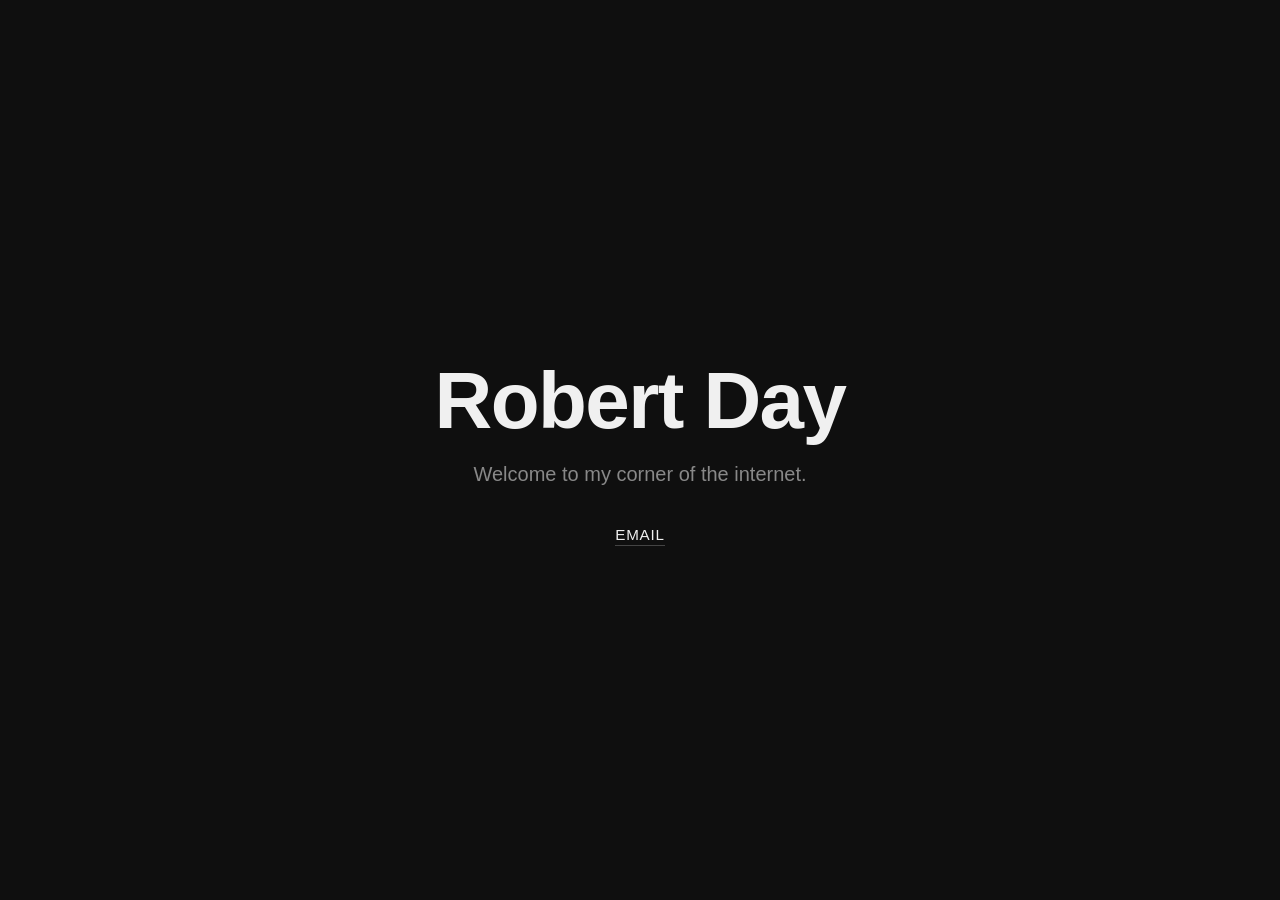
<file: index.html>
<!DOCTYPE html>
<html lang="en">
<head>
  <meta charset="UTF-8" />
  <meta name="viewport" content="width=device-width, initial-scale=1.0" />
  <title>Robert Day</title>
  <link rel="stylesheet" href="style.css" />
</head>
<body>
  <main>
    <section class="hero">
      <h1>Robert Day</h1>
      <p class="tagline">Welcome to my corner of the internet.</p>
      <nav>
        <a href="mailto:robsday@gmail.com">Email</a>
      </nav>
    </section>
  </main>
</body>
</html>
</file>
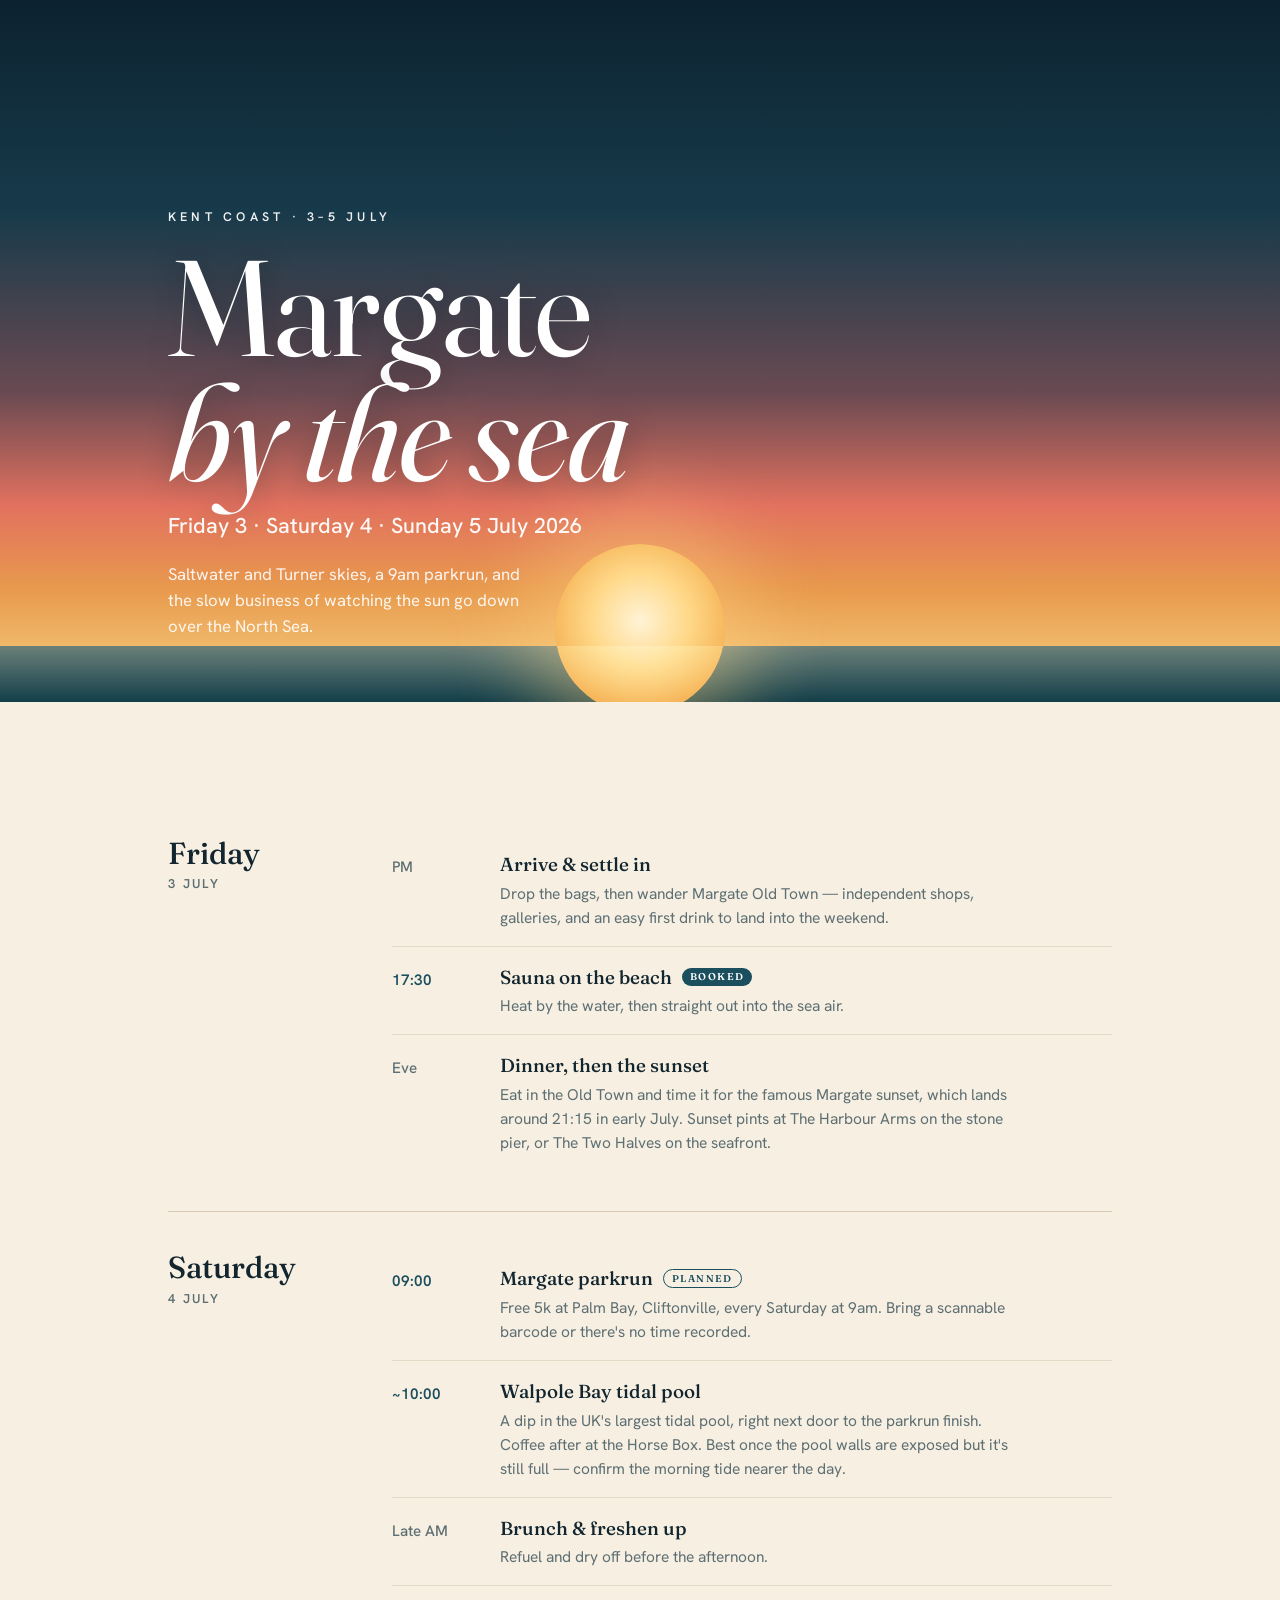
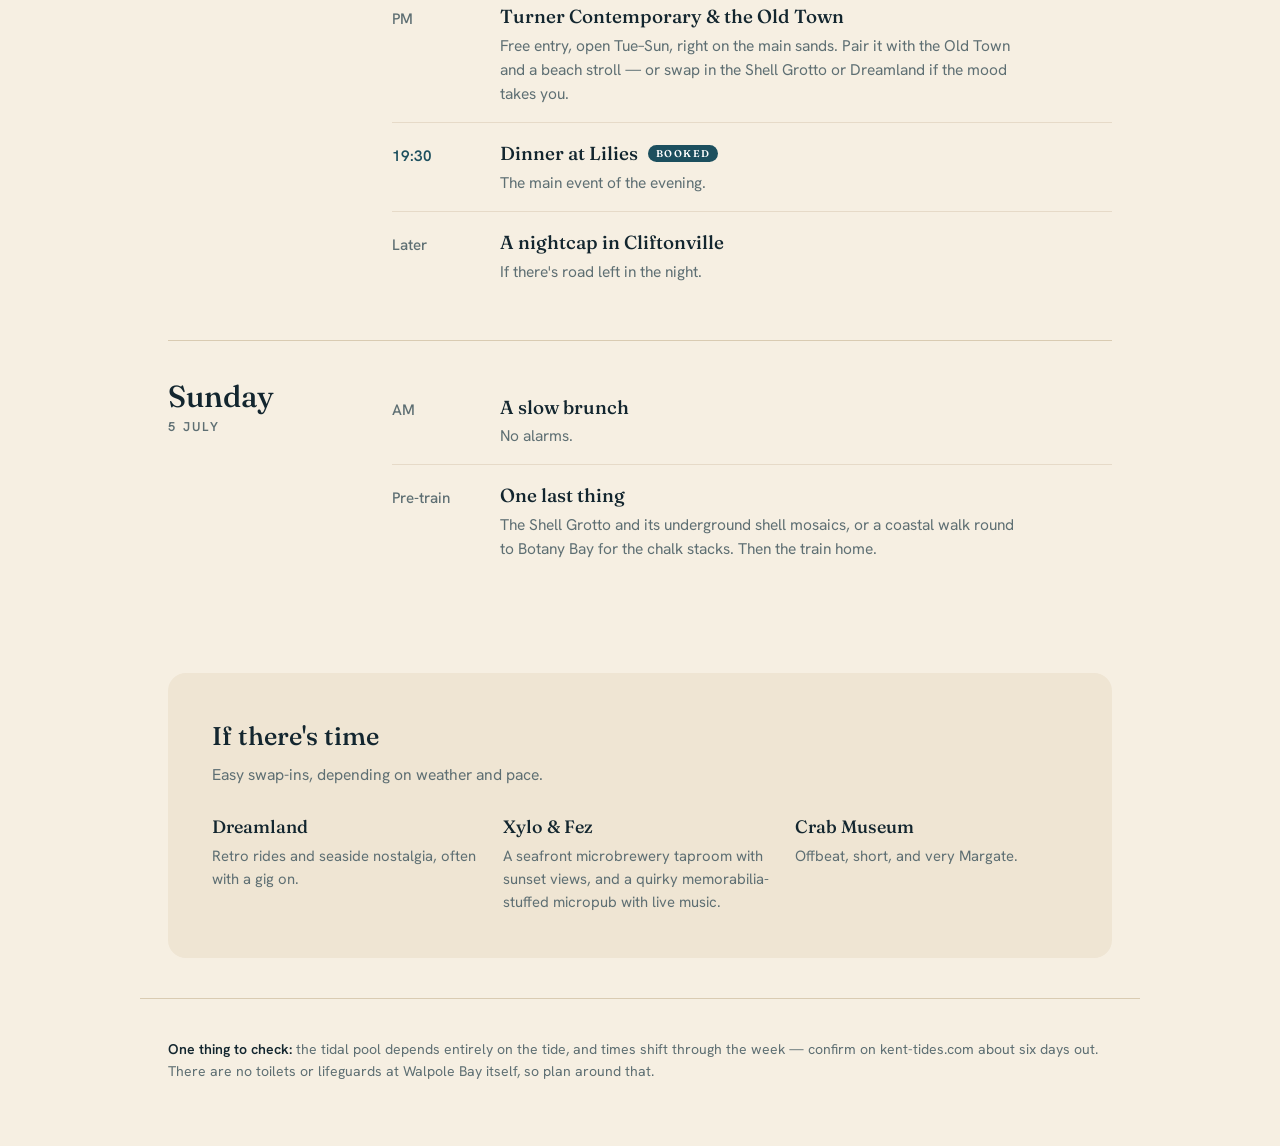
<file: margate/index.html>
<!DOCTYPE html>
<html lang="en">
<head>
<meta charset="UTF-8">
<meta name="viewport" content="width=device-width, initial-scale=1.0">
<meta name="robots" content="noindex, nofollow">
<title>Margate — A Weekend by the Sea</title>
<link rel="preconnect" href="https://fonts.googleapis.com">
<link rel="preconnect" href="https://fonts.gstatic.com" crossorigin>
<link href="https://fonts.googleapis.com/css2?family=Fraunces:opsz,wght@9..144,400;9..144,500;9..144,600&family=Hanken+Grotesk:wght@400;500;600&display=swap" rel="stylesheet">
<style>
  :root{
    --ink:#13262f;          /* deep sea ink, body text */
    --paper:#f6efe2;        /* warm pale sand, content bg */
    --paper-2:#efe5d3;      /* slightly deeper sand */
    --sea-deep:#0c2230;     /* night sea */
    --sea:#1c4f5e;          /* teal sea */
    --horizon:#e89a4d;      /* amber horizon */
    --coral:#e2715f;        /* sunset coral */
    --pink:#e98a82;         /* warm pink */
    --rule:#d9cbb2;         /* hairline on sand */
    --muted:#5e6f73;        /* muted ink */
    --tag:#1c4f5e;
  }
  *{box-sizing:border-box;margin:0;padding:0}
  html{scroll-behavior:smooth}
  body{
    font-family:"Hanken Grotesk",system-ui,sans-serif;
    color:var(--ink);
    background:var(--paper);
    line-height:1.55;
    -webkit-font-smoothing:antialiased;
  }

  /* ---------- HERO ---------- */
  .hero{
    position:relative;
    min-height:78vh;
    display:flex;
    flex-direction:column;
    justify-content:flex-end;
    overflow:hidden;
    color:#fff;
    background:
      linear-gradient(to bottom,
        var(--sea-deep) 0%,
        #173a4a 30%,
        #6a4a52 56%,
        var(--coral) 72%,
        var(--horizon) 84%,
        #f0b86a 92%,
        var(--sea) 92%,
        #123e49 100%);
  }
  /* the sun, sitting on the horizon line at 92% */
  .sun{
    position:absolute;
    left:50%;
    bottom:8%;
    width:170px;height:170px;
    transform:translate(-50%,40%);
    border-radius:50%;
    background:radial-gradient(circle at 50% 45%, #fff3d6 0%, #ffd98a 38%, #f6b65a 70%, #ef9d4a 100%);
    box-shadow:0 0 80px 30px rgba(255,210,130,.45);
    animation:rise 1.6s cubic-bezier(.22,.61,.36,1) both;
  }
  @keyframes rise{from{transform:translate(-50%,90%);opacity:.2}to{transform:translate(-50%,40%);opacity:1}}
  /* sea shimmer reflection */
  .hero::after{
    content:"";
    position:absolute;left:0;right:0;bottom:0;height:8%;
    background:linear-gradient(to bottom, rgba(255,200,120,.35), transparent);
    mix-blend-mode:screen;
  }
  .hero-inner{
    position:relative;
    z-index:2;
    width:100%;
    max-width:1000px;
    margin:0 auto;
    padding:0 28px 7vh;
  }
  .eyebrow{
    font-size:.78rem;
    letter-spacing:.34em;
    text-transform:uppercase;
    font-weight:600;
    opacity:.92;
    margin-bottom:18px;
  }
  .hero h1{
    font-family:"Fraunces",serif;
    font-weight:400;
    font-size:clamp(3.6rem,13vw,8.5rem);
    line-height:.92;
    letter-spacing:-.01em;
    text-shadow:0 2px 30px rgba(10,25,35,.35);
  }
  .hero h1 em{font-style:italic}
  .hero .dates{
    margin-top:14px;
    font-size:clamp(1rem,2.4vw,1.35rem);
    font-weight:500;
    opacity:.95;
  }
  .hero .blurb{
    margin-top:18px;
    max-width:40ch;
    font-size:1.05rem;
    opacity:.9;
  }

  /* ---------- LAYOUT ---------- */
  .wrap{max-width:1000px;margin:0 auto;padding:0 28px}
  .schedule{padding:clamp(48px,8vw,96px) 0 32px}

  .day{
    display:grid;
    grid-template-columns:200px 1fr;
    gap:24px;
    padding:40px 0;
    border-top:1px solid var(--rule);
  }
  .day:first-of-type{border-top:none}
  .day-head{position:sticky;top:24px;align-self:start}
  .day-name{
    font-family:"Fraunces",serif;
    font-size:1.9rem;
    font-weight:500;
    line-height:1;
  }
  .day-date{
    margin-top:6px;
    font-size:.8rem;
    letter-spacing:.18em;
    text-transform:uppercase;
    color:var(--muted);
    font-weight:600;
  }

  .stops{display:flex;flex-direction:column;gap:4px}
  .stop{
    display:grid;
    grid-template-columns:88px 1fr;
    gap:20px;
    padding:16px 0;
    border-bottom:1px solid rgba(217,203,178,.55);
  }
  .stop:last-child{border-bottom:none}
  .time{
    font-variant-numeric:tabular-nums;
    font-weight:600;
    font-size:.95rem;
    color:var(--sea);
    padding-top:2px;
  }
  .time.soft{color:var(--muted);font-weight:500}
  .stop h3{
    font-family:"Fraunces",serif;
    font-weight:500;
    font-size:1.18rem;
    line-height:1.2;
    display:flex;
    align-items:center;
    gap:10px;
    flex-wrap:wrap;
  }
  .stop p{margin-top:5px;color:var(--muted);font-size:.97rem;max-width:58ch}
  .stop a{color:var(--coral);text-decoration:none;border-bottom:1px solid rgba(226,113,95,.35)}
  .stop a:hover{border-bottom-color:var(--coral)}
  .tag{
    font-size:.62rem;
    letter-spacing:.14em;
    text-transform:uppercase;
    font-weight:600;
    color:#fff;
    background:var(--tag);
    padding:3px 8px;
    border-radius:100px;
    transform:translateY(-1px);
  }
  .tag.plan{background:transparent;color:var(--sea);border:1px solid var(--sea)}

  /* ---------- SWAP-INS ---------- */
  .extras{
    background:var(--paper-2);
    border-radius:18px;
    padding:clamp(28px,4vw,44px);
    margin:24px 0 0;
  }
  .extras h2{
    font-family:"Fraunces",serif;
    font-weight:500;
    font-size:1.6rem;
    margin-bottom:6px;
  }
  .extras .lede{color:var(--muted);margin-bottom:26px;font-size:.98rem}
  .cards{display:grid;grid-template-columns:repeat(3,1fr);gap:18px}
  .card{}
  .card .k{
    font-family:"Fraunces",serif;
    font-size:1.12rem;
    font-weight:500;
    margin-bottom:4px;
  }
  .card p{color:var(--muted);font-size:.93rem}

  /* ---------- FOOTER ---------- */
  .foot{
    max-width:1000px;margin:0 auto;
    padding:40px 28px 64px;
    color:var(--muted);
    font-size:.88rem;
    border-top:1px solid var(--rule);
    margin-top:40px;
  }
  .foot strong{color:var(--ink);font-weight:600}

  @media(max-width:720px){
    .day{grid-template-columns:1fr;gap:14px}
    .day-head{position:static;top:auto}
    .stop{grid-template-columns:72px 1fr;gap:14px}
    .cards{grid-template-columns:1fr}
    .sun{width:120px;height:120px}
  }
  @media(prefers-reduced-motion:reduce){
    .sun{animation:none;transform:translate(-50%,40%)}
    html{scroll-behavior:auto}
  }
</style>
</head>
<body>

  <header class="hero">
    <div class="sun" aria-hidden="true"></div>
    <div class="hero-inner">
      <p class="eyebrow">Kent Coast · 3&ndash;5 July</p>
      <h1>Margate<br><em>by the sea</em></h1>
      <p class="dates">Friday 3 &middot; Saturday 4 &middot; Sunday 5 July 2026</p>
      <p class="blurb">Saltwater and Turner skies, a 9am parkrun, and the slow business of watching the sun go down over the North Sea.</p>
    </div>
  </header>

  <main class="wrap">
    <section class="schedule">

      <article class="day">
        <div class="day-head">
          <div class="day-name">Friday</div>
          <div class="day-date">3 July</div>
        </div>
        <div class="stops">
          <div class="stop">
            <div class="time soft">PM</div>
            <div>
              <h3>Arrive &amp; settle in</h3>
              <p>Drop the bags, then wander Margate Old Town &mdash; independent shops, galleries, and an easy first drink to land into the weekend.</p>
            </div>
          </div>
          <div class="stop">
            <div class="time">17:30</div>
            <div>
              <h3>Sauna on the beach <span class="tag">Booked</span></h3>
              <p>Heat by the water, then straight out into the sea air.</p>
            </div>
          </div>
          <div class="stop">
            <div class="time soft">Eve</div>
            <div>
              <h3>Dinner, then the sunset</h3>
              <p>Eat in the Old Town and time it for the famous Margate sunset, which lands around 21:15 in early July. Sunset pints at The Harbour Arms on the stone pier, or The Two Halves on the seafront.</p>
            </div>
          </div>
        </div>
      </article>

      <article class="day">
        <div class="day-head">
          <div class="day-name">Saturday</div>
          <div class="day-date">4 July</div>
        </div>
        <div class="stops">
          <div class="stop">
            <div class="time">09:00</div>
            <div>
              <h3>Margate parkrun <span class="tag plan">Planned</span></h3>
              <p>Free 5k at Palm Bay, Cliftonville, every Saturday at 9am. Bring a scannable barcode or there's no time recorded.</p>
            </div>
          </div>
          <div class="stop">
            <div class="time">~10:00</div>
            <div>
              <h3>Walpole Bay tidal pool</h3>
              <p>A dip in the UK's largest tidal pool, right next door to the parkrun finish. Coffee after at the Horse Box. Best once the pool walls are exposed but it's still full &mdash; confirm the morning tide nearer the day.</p>
            </div>
          </div>
          <div class="stop">
            <div class="time soft">Late AM</div>
            <div>
              <h3>Brunch &amp; freshen up</h3>
              <p>Refuel and dry off before the afternoon.</p>
            </div>
          </div>
          <div class="stop">
            <div class="time soft">PM</div>
            <div>
              <h3>Turner Contemporary &amp; the Old Town</h3>
              <p>Free entry, open Tue&ndash;Sun, right on the main sands. Pair it with the Old Town and a beach stroll &mdash; or swap in the Shell Grotto or Dreamland if the mood takes you.</p>
            </div>
          </div>
          <div class="stop">
            <div class="time">19:30</div>
            <div>
              <h3>Dinner at Lilies <span class="tag">Booked</span></h3>
              <p>The main event of the evening.</p>
            </div>
          </div>
          <div class="stop">
            <div class="time soft">Later</div>
            <div>
              <h3>A nightcap in Cliftonville</h3>
              <p>If there's road left in the night.</p>
            </div>
          </div>
        </div>
      </article>

      <article class="day">
        <div class="day-head">
          <div class="day-name">Sunday</div>
          <div class="day-date">5 July</div>
        </div>
        <div class="stops">
          <div class="stop">
            <div class="time soft">AM</div>
            <div>
              <h3>A slow brunch</h3>
              <p>No alarms.</p>
            </div>
          </div>
          <div class="stop">
            <div class="time soft">Pre-train</div>
            <div>
              <h3>One last thing</h3>
              <p>The Shell Grotto and its underground shell mosaics, or a coastal walk round to Botany Bay for the chalk stacks. Then the train home.</p>
            </div>
          </div>
        </div>
      </article>

    </section>

    <section class="extras">
      <h2>If there's time</h2>
      <p class="lede">Easy swap-ins, depending on weather and pace.</p>
      <div class="cards">
        <div class="card">
          <div class="k">Dreamland</div>
          <p>Retro rides and seaside nostalgia, often with a gig on.</p>
        </div>
        <div class="card">
          <div class="k">Xylo &amp; Fez</div>
          <p>A seafront microbrewery taproom with sunset views, and a quirky memorabilia-stuffed micropub with live music.</p>
        </div>
        <div class="card">
          <div class="k">Crab Museum</div>
          <p>Offbeat, short, and very Margate.</p>
        </div>
      </div>
    </section>
  </main>

  <footer class="foot">
    <p><strong>One thing to check:</strong> the tidal pool depends entirely on the tide, and times shift through the week &mdash; confirm on kent-tides.com about six days out. There are no toilets or lifeguards at Walpole Bay itself, so plan around that.</p>
  </footer>

</body>
</html>
</file>
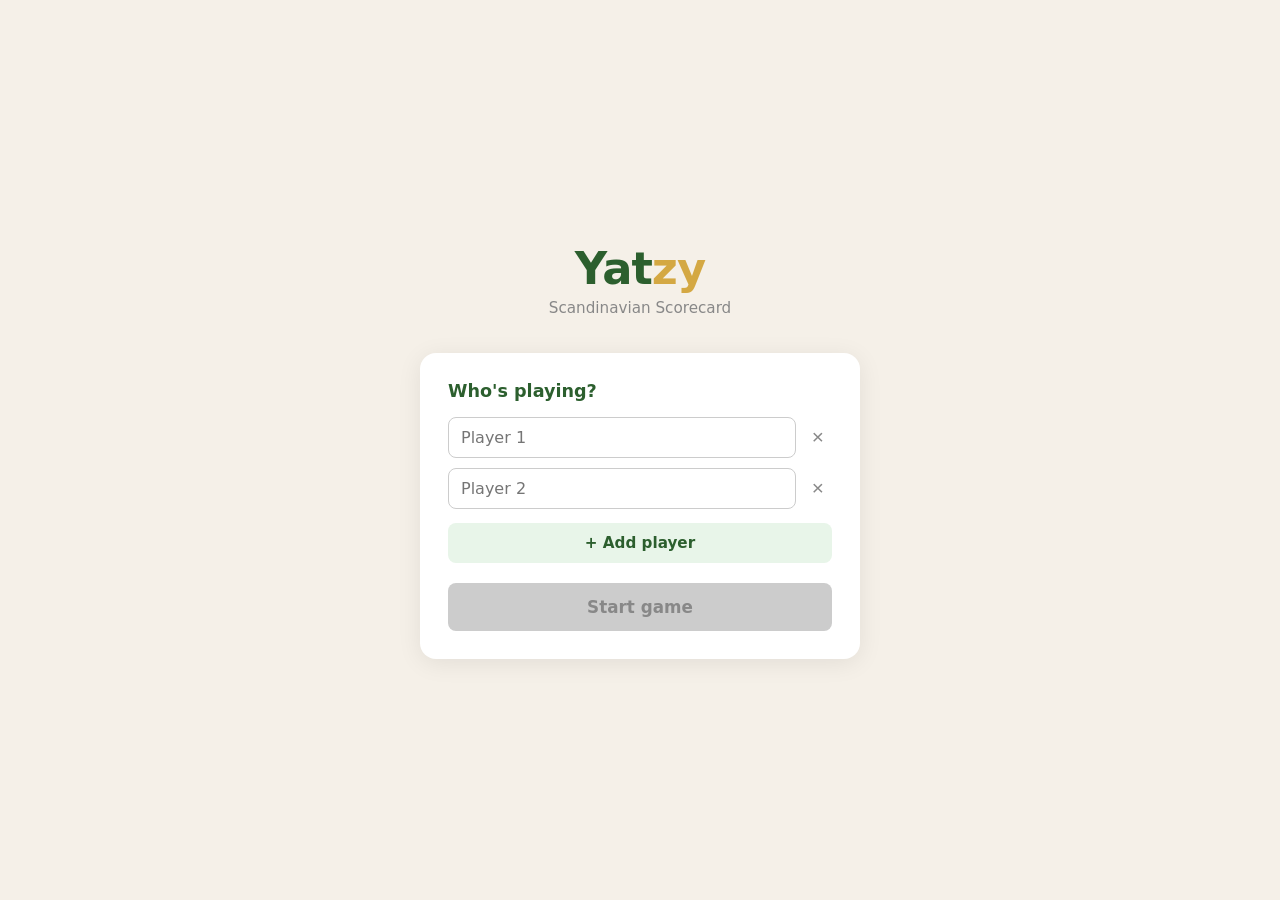
<file: yatzy/index.html>
<!DOCTYPE html>
<html lang="en">
<head>
  <meta charset="UTF-8">
  <meta name="viewport" content="width=device-width, initial-scale=1.0">
  <meta name="robots" content="noindex, nofollow">
  <title>Yatzy Scorecard</title>
  <style>
    * { box-sizing: border-box; margin: 0; padding: 0; }

    :root {
      --bg: #f5f0e8;
      --surface: #fff;
      --primary: #2c5f2e;
      --primary-light: #4a8c4d;
      --accent: #d4a843;
      --border: #ccc;
      --muted: #888;
      --section-bg: #2c5f2e;
      --section-text: #fff;
      --bonus-bg: #e8f5e9;
      --total-bg: #1a3a1c;
      --danger: #c0392b;
      --radius: 8px;
      --font: system-ui, -apple-system, sans-serif;
    }

    body {
      font-family: var(--font);
      background: var(--bg);
      min-height: 100vh;
      color: #222;
    }

    /* ── Setup screen ── */
    #setup-screen {
      display: flex;
      flex-direction: column;
      align-items: center;
      justify-content: center;
      min-height: 100vh;
      padding: 24px;
    }

    .logo {
      font-size: 2.8rem;
      font-weight: 800;
      color: var(--primary);
      letter-spacing: -1px;
      margin-bottom: 4px;
    }
    .logo span { color: var(--accent); }

    .subtitle {
      color: var(--muted);
      font-size: 0.95rem;
      margin-bottom: 36px;
    }

    .setup-card {
      background: var(--surface);
      border-radius: 16px;
      padding: 28px;
      width: 100%;
      max-width: 440px;
      box-shadow: 0 4px 24px rgba(0,0,0,0.08);
    }

    .setup-card h2 {
      font-size: 1.1rem;
      color: var(--primary);
      margin-bottom: 16px;
    }

    .player-row {
      display: flex;
      gap: 8px;
      margin-bottom: 10px;
      align-items: center;
    }

    .player-row input {
      flex: 1;
      padding: 10px 12px;
      border: 1.5px solid var(--border);
      border-radius: var(--radius);
      font-size: 1rem;
      font-family: var(--font);
      transition: border-color 0.15s;
    }

    .player-row input:focus {
      outline: none;
      border-color: var(--primary);
    }

    .btn-remove {
      background: none;
      border: none;
      color: var(--muted);
      font-size: 1.3rem;
      cursor: pointer;
      padding: 4px 8px;
      border-radius: 4px;
      transition: color 0.15s;
      line-height: 1;
    }
    .btn-remove:hover { color: var(--danger); }

    .btn {
      display: inline-flex;
      align-items: center;
      justify-content: center;
      gap: 6px;
      padding: 11px 20px;
      border-radius: var(--radius);
      border: none;
      font-size: 0.95rem;
      font-family: var(--font);
      font-weight: 600;
      cursor: pointer;
      transition: background 0.15s, transform 0.1s;
    }
    .btn:active { transform: scale(0.97); }

    .btn-secondary {
      background: var(--bonus-bg);
      color: var(--primary);
      margin-top: 4px;
      width: 100%;
    }
    .btn-secondary:hover { background: #d0ebd1; }

    .btn-primary {
      background: var(--primary);
      color: #fff;
      margin-top: 20px;
      width: 100%;
      font-size: 1.05rem;
      padding: 14px;
    }
    .btn-primary:hover { background: var(--primary-light); }
    .btn-primary:disabled { background: var(--border); color: var(--muted); cursor: not-allowed; transform: none; }

    /* ── Scorecard screen ── */
    #scorecard-screen {
      display: none;
      padding: 16px;
      max-width: 100%;
    }

    .scorecard-header {
      display: flex;
      align-items: center;
      justify-content: space-between;
      margin-bottom: 16px;
      flex-wrap: wrap;
      gap: 8px;
    }

    .scorecard-header h1 {
      font-size: 1.4rem;
      color: var(--primary);
      font-weight: 800;
    }

    .btn-new-game {
      background: none;
      border: 1.5px solid var(--border);
      color: var(--muted);
      font-size: 0.85rem;
      padding: 6px 12px;
      border-radius: var(--radius);
      font-family: var(--font);
      cursor: pointer;
    }
    .btn-new-game:hover { border-color: var(--primary); color: var(--primary); }

    .table-wrap {
      overflow-x: auto;
      -webkit-overflow-scrolling: touch;
      border-radius: 12px;
      box-shadow: 0 2px 16px rgba(0,0,0,0.07);
    }

    table {
      border-collapse: collapse;
      width: 100%;
      min-width: 320px;
      background: var(--surface);
    }

    /* Section header rows */
    tr.section-header td {
      background: var(--section-bg);
      color: var(--section-text);
      font-weight: 700;
      font-size: 0.8rem;
      text-transform: uppercase;
      letter-spacing: 0.06em;
      padding: 8px 10px;
    }

    /* Category label column */
    td.cat-label {
      padding: 0 10px;
      font-size: 0.9rem;
      white-space: nowrap;
      min-width: 130px;
      color: #333;
      border-bottom: 1px solid #f0f0f0;
    }

    td.cat-label .cat-name { font-weight: 600; }
    td.cat-label .cat-hint { font-size: 0.72rem; color: var(--muted); display: block; }

    /* Example dice */
    .dice-row {
      display: flex;
      gap: 2px;
      margin-top: 3px;
      flex-wrap: wrap;
    }
    .die {
      width: 16px;
      height: 16px;
      display: block;
      flex: 0 0 auto;
    }
    .die rect { fill: #fff; stroke: var(--border); stroke-width: 6; }
    .die circle { fill: var(--primary); }

    /* Score input cells */
    td.score-cell {
      padding: 4px;
      border-bottom: 1px solid #f0f0f0;
      border-left: 1px solid #f0f0f0;
      min-width: 64px;
    }

    td.score-cell input {
      width: 100%;
      border: none;
      background: transparent;
      text-align: center;
      font-size: 1rem;
      font-family: var(--font);
      font-weight: 600;
      color: var(--primary);
      padding: 8px 4px;
      border-radius: 4px;
      transition: background 0.15s;
    }
    td.score-cell input:focus {
      outline: none;
      background: #f0f9f0;
    }
    td.score-cell input::placeholder { color: #ddd; font-weight: 400; }

    /* Subtotal / bonus rows */
    tr.subtotal-row td {
      background: #f8f8f8;
      font-weight: 600;
      font-size: 0.88rem;
    }
    tr.subtotal-row td.cat-label { color: var(--muted); }
    tr.subtotal-row td.score-cell { color: #333; text-align: center; padding: 7px 4px; }

    tr.bonus-row td {
      background: var(--bonus-bg);
    }
    tr.bonus-row td.cat-label { color: var(--primary); }
    tr.bonus-row td.score-cell { color: var(--primary); font-weight: 700; text-align: center; padding: 7px 4px; }

    tr.total-row td {
      background: var(--total-bg);
      color: #fff;
      font-weight: 700;
      font-size: 1rem;
      padding: 10px 10px;
    }
    tr.total-row td.score-cell { text-align: center; }

    /* Player name header */
    th.player-name-cell {
      background: var(--surface);
      color: var(--primary);
      font-weight: 700;
      font-size: 0.9rem;
      text-align: center;
      padding: 10px 6px;
      border-bottom: 2px solid var(--primary);
      border-left: 1px solid #f0f0f0;
      white-space: nowrap;
      overflow: hidden;
      text-overflow: ellipsis;
      max-width: 90px;
    }

    th.corner-cell {
      background: var(--surface);
      border-bottom: 2px solid var(--primary);
      min-width: 130px;
    }

    /* Calculate button */
    .calculate-wrap {
      margin-top: 20px;
      display: flex;
      flex-direction: column;
      align-items: center;
      gap: 12px;
    }

    .btn-calculate {
      background: var(--accent);
      color: #fff;
      font-size: 1.1rem;
      padding: 15px 40px;
      border-radius: 50px;
      box-shadow: 0 4px 16px rgba(212,168,67,0.35);
    }
    .btn-calculate:hover { background: #c49a30; }

    /* Results panel */
    #results-panel {
      display: none;
      margin-top: 20px;
      background: var(--surface);
      border-radius: 12px;
      padding: 20px;
      box-shadow: 0 2px 16px rgba(0,0,0,0.07);
    }

    #results-panel h2 {
      color: var(--primary);
      font-size: 1.2rem;
      margin-bottom: 16px;
      text-align: center;
      display: flex;
      align-items: center;
      justify-content: center;
      gap: 8px;
    }
    #results-panel h2 .dice-row { margin-top: 0; }
    #results-panel h2 .die { width: 20px; height: 20px; }
    .winner-dice { margin-top: 6px; }
    .winner-dice .die { width: 14px; height: 14px; }

    .results-grid {
      display: grid;
      gap: 10px;
    }

    .result-card {
      border: 1.5px solid var(--border);
      border-radius: var(--radius);
      padding: 12px 16px;
      display: flex;
      justify-content: space-between;
      align-items: center;
    }
    .result-card.winner {
      border-color: var(--accent);
      background: #fffbee;
    }

    .result-card .player-name { font-weight: 700; font-size: 1rem; }
    .result-card .winner-badge {
      font-size: 0.72rem;
      background: var(--accent);
      color: #fff;
      padding: 2px 8px;
      border-radius: 20px;
      font-weight: 600;
      margin-left: 8px;
    }
    .result-card .score-breakdown { text-align: right; }
    .result-card .total-score { font-size: 1.5rem; font-weight: 800; color: var(--primary); }
    .result-card .breakdown-detail { font-size: 0.75rem; color: var(--muted); }

    @media (max-width: 480px) {
      .logo { font-size: 2.2rem; }
      .setup-card { padding: 20px; }
      #scorecard-screen { padding: 10px; }
    }
  </style>
</head>
<body>

<!-- ══════════ SETUP SCREEN ══════════ -->
<div id="setup-screen">
  <div class="logo">Yat<span>zy</span></div>
  <p class="subtitle">Scandinavian Scorecard</p>

  <div class="setup-card">
    <h2>Who's playing?</h2>
    <div id="player-list"></div>
    <button class="btn btn-secondary" onclick="addPlayer()">+ Add player</button>
    <button class="btn btn-primary" id="start-btn" onclick="startGame()">Start game</button>
  </div>
</div>

<!-- ══════════ SCORECARD SCREEN ══════════ -->
<div id="scorecard-screen">
  <div class="scorecard-header">
    <h1>Yatzy Scorecard</h1>
    <button class="btn-new-game" onclick="newGame()">New game</button>
  </div>

  <div class="table-wrap">
    <table id="scorecard-table"></table>
  </div>

  <div class="calculate-wrap">
    <button class="btn btn-calculate" onclick="calculate()">Calculate scores</button>
  </div>

  <div id="results-panel">
    <h2 id="results-heading">Final Results</h2>
    <div class="results-grid" id="results-grid"></div>
  </div>
</div>

<script>
  // ── Categories ──────────────────────────────────────────────────────
  const UPPER = [
    { id: 'ones',   name: 'Ones',   hint: 'Sum of all 1s', example: [1] },
    { id: 'twos',   name: 'Twos',   hint: 'Sum of all 2s', example: [2, 2] },
    { id: 'threes', name: 'Threes', hint: 'Sum of all 3s', example: [3, 3, 3] },
    { id: 'fours',  name: 'Fours',  hint: 'Sum of all 4s', example: [4, 4] },
    { id: 'fives',  name: 'Fives',  hint: 'Sum of all 5s', example: [5, 5, 5] },
    { id: 'sixes',  name: 'Sixes',  hint: 'Sum of all 6s', example: [6, 6] },
  ];

  const LOWER = [
    { id: 'one_pair',     name: 'One Pair',        hint: 'Sum of the pair',     example: [4, 4] },
    { id: 'two_pairs',    name: 'Two Pairs',        hint: 'Sum of both pairs',   example: [3, 3, 5, 5] },
    { id: 'three_kind',   name: 'Three of a Kind',  hint: 'Sum of the three',    example: [5, 5, 5] },
    { id: 'four_kind',    name: 'Four of a Kind',   hint: 'Sum of the four',     example: [6, 6, 6, 6] },
    { id: 'sm_straight',  name: 'Small Straight',   hint: '1–2–3–4–5 = 15 pts',  example: [1, 2, 3, 4, 5] },
    { id: 'lg_straight',  name: 'Large Straight',   hint: '2–3–4–5–6 = 20 pts',  example: [2, 3, 4, 5, 6] },
    { id: 'full_house',   name: 'Full House',        hint: 'Three + a pair',      example: [3, 3, 3, 5, 5] },
    { id: 'chance',       name: 'Chance',            hint: 'Sum of all five dice', example: [2, 3, 4, 5, 6] },
    { id: 'yatzy',        name: 'Yatzy',             hint: 'Five of a kind = 50 pts', example: [5, 5, 5, 5, 5] },
  ];

  // ── State ────────────────────────────────────────────────────────────
  let players = [];

  // ── Setup helpers ────────────────────────────────────────────────────
  function renderPlayerList() {
    const list = document.getElementById('player-list');
    list.innerHTML = players.map((p, i) => `
      <div class="player-row">
        <input type="text" value="${p}" maxlength="18"
               placeholder="Player ${i + 1}"
               oninput="players[${i}] = this.value; updateStartBtn()"
               onkeydown="if(event.key==='Enter') { event.preventDefault(); addPlayer(); }">
        ${players.length > 1
          ? `<button class="btn-remove" onclick="removePlayer(${i})" title="Remove">×</button>`
          : ''}
      </div>`).join('');
    updateStartBtn();
  }

  function addPlayer() {
    if (players.length >= 8) return;
    players.push('');
    renderPlayerList();
    // Focus the new input
    const inputs = document.querySelectorAll('#player-list input');
    inputs[inputs.length - 1].focus();
  }

  function removePlayer(i) {
    players.splice(i, 1);
    renderPlayerList();
  }

  function updateStartBtn() {
    const btn = document.getElementById('start-btn');
    const valid = players.some(p => p.trim().length > 0);
    btn.disabled = !valid;
  }

  function startGame() {
    // Sanitise player names
    players = players.map((p, i) => p.trim() || `Player ${i + 1}`);
    document.getElementById('setup-screen').style.display = 'none';
    document.getElementById('scorecard-screen').style.display = 'block';
    buildTable();
  }

  function newGame() {
    document.getElementById('results-panel').style.display = 'none';
    document.getElementById('scorecard-screen').style.display = 'none';
    document.getElementById('setup-screen').style.display = 'flex';
    players = [''];
    renderPlayerList();
  }

  // ── Table builder ────────────────────────────────────────────────────
  function buildTable() {
    const t = document.getElementById('scorecard-table');
    t.innerHTML = '';

    // Header row
    const thead = t.createTHead();
    const hr = thead.insertRow();
    const corner = document.createElement('th');
    corner.className = 'corner-cell';
    hr.appendChild(corner);
    players.forEach(p => {
      const th = document.createElement('th');
      th.className = 'player-name-cell';
      th.textContent = p;
      hr.appendChild(th);
    });

    const tbody = t.createTBody();

    // Upper section
    addSectionHeader(tbody, 'Upper Section');
    UPPER.forEach(cat => addCategoryRow(tbody, cat));
    addSubtotalRow(tbody, 'upper-subtotal', 'Upper total', false);
    addBonusRow(tbody);
    addSubtotalRow(tbody, 'upper-total', 'Upper + Bonus', true);

    // Lower section
    addSectionHeader(tbody, 'Lower Section');
    LOWER.forEach(cat => addCategoryRow(tbody, cat));
    addSubtotalRow(tbody, 'lower-total', 'Lower total', true);

    // Grand total
    addTotalRow(tbody);
  }

  function addSectionHeader(tbody, label) {
    const tr = tbody.insertRow();
    tr.className = 'section-header';
    const td = tr.insertCell();
    td.colSpan = players.length + 1;
    td.textContent = label;
  }

  // Pip layout per die face (3×3 grid positions, coords on a 100×100 face)
  const PIP_POS = {
    1: [[50, 50]],
    2: [[28, 28], [72, 72]],
    3: [[28, 28], [50, 50], [72, 72]],
    4: [[28, 28], [72, 28], [28, 72], [72, 72]],
    5: [[28, 28], [72, 28], [50, 50], [28, 72], [72, 72]],
    6: [[28, 28], [72, 28], [28, 50], [72, 50], [28, 72], [72, 72]],
  };

  function dieSVG(n) {
    const pips = (PIP_POS[n] || [])
      .map(([cx, cy]) => `<circle cx="${cx}" cy="${cy}" r="9"/>`)
      .join('');
    return `<svg class="die" viewBox="0 0 100 100" aria-label="die showing ${n}">` +
           `<rect x="6" y="6" width="88" height="88" rx="16"/>${pips}</svg>`;
  }

  function diceRow(values) {
    return `<span class="dice-row">${values.map(dieSVG).join('')}</span>`;
  }

  function addCategoryRow(tbody, cat) {
    const tr = tbody.insertRow();
    const label = tr.insertCell();
    label.className = 'cat-label';
    label.innerHTML = `<span class="cat-name">${cat.name}</span>` +
                      `<span class="cat-hint">${cat.hint}</span>` +
                      diceRow(cat.example);

    players.forEach((_, pi) => {
      const td = tr.insertCell();
      td.className = 'score-cell';
      const inp = document.createElement('input');
      inp.type = 'number';
      inp.inputMode = 'numeric';
      inp.pattern = '[0-9]*';
      inp.min = '0';
      inp.max = '99';
      inp.placeholder = '–';
      inp.id = `${cat.id}_${pi}`;
      inp.setAttribute('aria-label', `${cat.name} for player ${pi + 1}`);
      td.appendChild(inp);
    });
  }

  function addSubtotalRow(tbody, rowId, label, bold) {
    const tr = tbody.insertRow();
    tr.className = 'subtotal-row';
    tr.id = rowId;
    const td = tr.insertCell();
    td.className = 'cat-label';
    td.textContent = label;

    players.forEach((_, pi) => {
      const td2 = tr.insertCell();
      td2.className = 'score-cell';
      td2.id = `${rowId}_${pi}`;
      td2.textContent = '–';
    });
  }

  function addBonusRow(tbody) {
    const tr = tbody.insertRow();
    tr.className = 'bonus-row subtotal-row';
    tr.id = 'bonus-row';
    const td = tr.insertCell();
    td.className = 'cat-label';
    td.innerHTML = '<span class="cat-name">Bonus</span><span class="cat-hint">+50 if upper ≥ 63</span>';

    players.forEach((_, pi) => {
      const td2 = tr.insertCell();
      td2.className = 'score-cell';
      td2.id = `bonus_${pi}`;
      td2.textContent = '–';
    });
  }

  function addTotalRow(tbody) {
    const tr = tbody.insertRow();
    tr.className = 'total-row';
    tr.id = 'grand-total-row';
    const td = tr.insertCell();
    td.textContent = 'Grand Total';

    players.forEach((_, pi) => {
      const td2 = tr.insertCell();
      td2.className = 'score-cell';
      td2.id = `grand_${pi}`;
      td2.textContent = '–';
    });
  }

  // ── Calculate ────────────────────────────────────────────────────────
  function getVal(id) {
    const el = document.getElementById(id);
    if (!el) return 0;
    const v = parseInt(el.value, 10);
    return isNaN(v) ? 0 : v;
  }

  function calculate() {
    const results = [];

    players.forEach((name, pi) => {
      // Upper subtotal
      const upperSum = UPPER.reduce((s, cat) => s + getVal(`${cat.id}_${pi}`), 0);
      document.getElementById(`upper-subtotal_${pi}`).textContent = upperSum;

      // Bonus
      const bonus = upperSum >= 63 ? 50 : 0;
      document.getElementById(`bonus_${pi}`).textContent = bonus || '–';

      // Upper + bonus
      const upperTotal = upperSum + bonus;
      document.getElementById(`upper-total_${pi}`).textContent = upperTotal;

      // Lower subtotal
      const lowerSum = LOWER.reduce((s, cat) => s + getVal(`${cat.id}_${pi}`), 0);
      document.getElementById(`lower-total_${pi}`).textContent = lowerSum;

      // Grand total
      const grand = upperTotal + lowerSum;
      document.getElementById(`grand_${pi}`).textContent = grand;

      results.push({ name, upperSum, bonus, upperTotal, lowerSum, grand });
    });

    // Results panel
    const maxScore = Math.max(...results.map(r => r.grand));
    const panel = document.getElementById('results-panel');
    const grid = document.getElementById('results-grid');

    document.getElementById('results-heading').innerHTML =
      `${diceRow([5, 5])} Final Results ${diceRow([5, 5])}`;

    const sorted = [...results].sort((a, b) => b.grand - a.grand);
    grid.innerHTML = sorted.map((r, rank) => `
      <div class="result-card ${r.grand === maxScore ? 'winner' : ''}">
        <div>
          <span class="player-name">${r.name}</span>
          ${r.grand === maxScore ? '<span class="winner-badge">Winner!</span>' : ''}
          ${r.grand === maxScore ? `<div class="winner-dice">${diceRow([5, 5, 5, 5, 5])}</div>` : ''}
        </div>
        <div class="score-breakdown">
          <div class="total-score">${r.grand}</div>
          <div class="breakdown-detail">Upper ${r.upperSum}${r.bonus ? ' +50 bonus' : ''} · Lower ${r.lowerSum}</div>
        </div>
      </div>`).join('');

    panel.style.display = 'block';
    panel.scrollIntoView({ behavior: 'smooth', block: 'start' });
  }

  // ── Init ─────────────────────────────────────────────────────────────
  players = ['', ''];
  renderPlayerList();
</script>
</body>
</html>
</file>
<file: style.css>
*, *::before, *::after {
  box-sizing: border-box;
  margin: 0;
  padding: 0;
}

body {
  font-family: -apple-system, BlinkMacSystemFont, 'Segoe UI', sans-serif;
  background: #0f0f0f;
  color: #f0f0f0;
  min-height: 100vh;
  display: flex;
  align-items: center;
  justify-content: center;
}

main {
  text-align: center;
  padding: 2rem;
}

.hero h1 {
  font-size: clamp(2.5rem, 8vw, 5rem);
  font-weight: 700;
  letter-spacing: -0.02em;
  margin-bottom: 1rem;
}

.tagline {
  font-size: 1.25rem;
  color: #888;
  margin-bottom: 2.5rem;
}

nav {
  display: flex;
  gap: 1.5rem;
  justify-content: center;
}

nav a {
  color: #f0f0f0;
  text-decoration: none;
  font-size: 0.95rem;
  letter-spacing: 0.05em;
  text-transform: uppercase;
  border-bottom: 1px solid #444;
  padding-bottom: 2px;
  transition: border-color 0.2s, color 0.2s;
}

nav a:hover {
  color: #fff;
  border-color: #fff;
}
</file>
